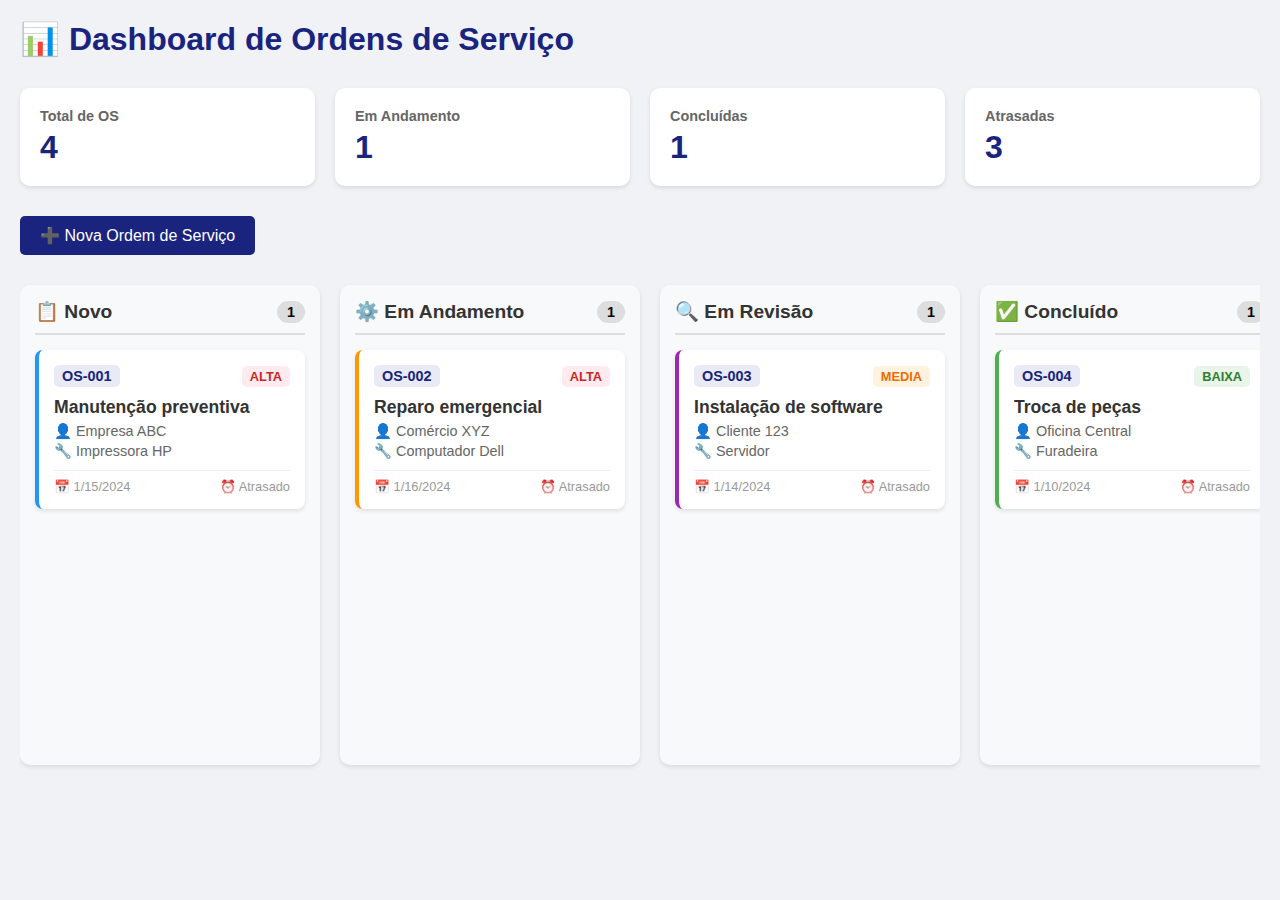
<file: test.html>
<!DOCTYPE html>
<html lang="pt-br">
<head>
    <meta charset="UTF-8">
    <meta name="viewport" content="width=device-width, initial-scale=1.0">
    <title>Dashboard OS - Kanban</title>
    <style>
        * {
            margin: 0;
            padding: 0;
            box-sizing: border-box;
            font-family: 'Segoe UI', Tahoma, Geneva, Verdana, sans-serif;
        }

        body {
            background: #f0f2f5;
            padding: 20px;
        }

        .dashboard {
            max-width: 1400px;
            margin: 0 auto;
        }

        h1 {
            color: #1a237e;
            margin-bottom: 30px;
            font-size: 2em;
        }

        .stats {
            display: grid;
            grid-template-columns: repeat(auto-fit, minmax(200px, 1fr));
            gap: 20px;
            margin-bottom: 30px;
        }

        .stat-card {
            background: white;
            padding: 20px;
            border-radius: 10px;
            box-shadow: 0 2px 4px rgba(0,0,0,0.1);
        }

        .stat-card h3 {
            color: #666;
            font-size: 0.9em;
            margin-bottom: 5px;
        }

        .stat-card .number {
            font-size: 2em;
            font-weight: bold;
            color: #1a237e;
        }

        .kanban-board {
            display: flex;
            gap: 20px;
            overflow-x: auto;
            padding: 10px 0;
        }

        .kanban-column {
            min-width: 300px;
            background: #f8f9fa;
            border-radius: 10px;
            padding: 15px;
            box-shadow: 0 2px 4px rgba(0,0,0,0.1);
        }

        .column-header {
            display: flex;
            justify-content: space-between;
            align-items: center;
            margin-bottom: 15px;
            padding-bottom: 10px;
            border-bottom: 2px solid #ddd;
        }

        .column-header h2 {
            font-size: 1.2em;
            color: #333;
        }

        .column-count {
            background: #ddd;
            padding: 3px 10px;
            border-radius: 20px;
            font-size: 0.9em;
            font-weight: bold;
        }

        .cards-container {
            min-height: 400px;
            transition: background-color 0.2s;
        }

        .cards-container.drag-over {
            background-color: #e3f2fd;
            border-radius: 5px;
        }

        .card {
            background: white;
            border-radius: 8px;
            padding: 15px;
            margin-bottom: 10px;
            box-shadow: 0 2px 4px rgba(0,0,0,0.1);
            cursor: move;
            transition: transform 0.2s, box-shadow 0.2s;
            border-left: 4px solid;
        }

        .card:hover {
            transform: translateY(-2px);
            box-shadow: 0 4px 8px rgba(0,0,0,0.15);
        }

        .card.dragging {
            opacity: 0.5;
            transform: scale(0.95);
        }

        .card-header {
            display: flex;
            justify-content: space-between;
            align-items: center;
            margin-bottom: 10px;
        }

        .os-number {
            font-weight: bold;
            color: #1a237e;
            background: #e8eaf6;
            padding: 3px 8px;
            border-radius: 5px;
            font-size: 0.9em;
        }

        .priority {
            padding: 3px 8px;
            border-radius: 5px;
            font-size: 0.8em;
            font-weight: bold;
        }

        .priority.alta {
            background: #ffebee;
            color: #c62828;
        }

        .priority.media {
            background: #fff3e0;
            color: #ef6c00;
        }

        .priority.baixa {
            background: #e8f5e8;
            color: #2e7d32;
        }

        .card-body {
            margin-bottom: 10px;
        }

        .card-body h3 {
            font-size: 1.1em;
            margin-bottom: 5px;
            color: #333;
        }

        .card-body p {
            color: #666;
            font-size: 0.9em;
            margin-bottom: 3px;
        }

        .card-footer {
            display: flex;
            justify-content: space-between;
            align-items: center;
            font-size: 0.8em;
            color: #999;
            border-top: 1px solid #eee;
            padding-top: 8px;
        }

        .client-info {
            display: flex;
            align-items: center;
            gap: 5px;
        }

        .btn-add {
            background: #1a237e;
            color: white;
            border: none;
            padding: 10px 20px;
            border-radius: 5px;
            cursor: pointer;
            font-size: 1em;
            margin-bottom: 20px;
            transition: background 0.3s;
        }

        .btn-add:hover {
            background: #0d1642;
        }

        /* Cores das bordas dos cards por estágio */
        .card[data-stage="novo"] { border-left-color: #2196f3; }
        .card[data-stage="andamento"] { border-left-color: #ff9800; }
        .card[data-stage="revisao"] { border-left-color: #9c27b0; }
        .card[data-stage="concluido"] { border-left-color: #4caf50; }

        @media (max-width: 768px) {
            .kanban-board {
                flex-direction: column;
            }
            
            .kanban-column {
                min-width: 100%;
            }
        }
    </style>
</head>
<body>
    <div class="dashboard">
        <h1>📊 Dashboard de Ordens de Serviço</h1>

        <div class="stats">
            <div class="stat-card">
                <h3>Total de OS</h3>
                <div class="number" id="total-os">0</div>
            </div>
            <div class="stat-card">
                <h3>Em Andamento</h3>
                <div class="number" id="andamento-os">0</div>
            </div>
            <div class="stat-card">
                <h3>Concluídas</h3>
                <div class="number" id="concluidas-os">0</div>
            </div>
            <div class="stat-card">
                <h3>Atrasadas</h3>
                <div class="number" id="atrasadas-os">0</div>
            </div>
        </div>

        <button class="btn-add" onclick="adicionarOS()">➕ Nova Ordem de Serviço</button>

        <div class="kanban-board">
            <!-- Coluna NOVO -->
            <div class="kanban-column" data-stage="novo">
                <div class="column-header">
                    <h2>📋 Novo</h2>
                    <span class="column-count" id="count-novo">0</span>
                </div>
                <div class="cards-container" id="container-novo" 
                     ondrop="drop(event)" ondragover="allowDrop(event)">
                </div>
            </div>

            <!-- Coluna EM ANDAMENTO -->
            <div class="kanban-column" data-stage="andamento">
                <div class="column-header">
                    <h2>⚙️ Em Andamento</h2>
                    <span class="column-count" id="count-andamento">0</span>
                </div>
                <div class="cards-container" id="container-andamento"
                     ondrop="drop(event)" ondragover="allowDrop(event)">
                </div>
            </div>

            <!-- Coluna EM REVISÃO -->
            <div class="kanban-column" data-stage="revisao">
                <div class="column-header">
                    <h2>🔍 Em Revisão</h2>
                    <span class="column-count" id="count-revisao">0</span>
                </div>
                <div class="cards-container" id="container-revisao"
                     ondrop="drop(event)" ondragover="allowDrop(event)">
                </div>
            </div>

            <!-- Coluna CONCLUÍDO -->
            <div class="kanban-column" data-stage="concluido">
                <div class="column-header">
                    <h2>✅ Concluído</h2>
                    <span class="column-count" id="count-concluido">0</span>
                </div>
                <div class="cards-container" id="container-concluido"
                     ondrop="drop(event)" ondragover="allowDrop(event)">
                </div>
            </div>
        </div>
    </div>

    <script>
        // Dados iniciais (exemplo)
        let ordensServico = [
            {
                id: 1,
                numero: "OS-001",
                titulo: "Manutenção preventiva",
                cliente: "Empresa ABC",
                equipamento: "Impressora HP",
                prioridade: "alta",
                dataAbertura: "2024-01-15",
                prazo: "2024-01-20",
                stage: "novo"
            },
            {
                id: 2,
                numero: "OS-002",
                titulo: "Reparo emergencial",
                cliente: "Comércio XYZ",
                equipamento: "Computador Dell",
                prioridade: "alta",
                dataAbertura: "2024-01-16",
                prazo: "2024-01-18",
                stage: "andamento"
            },
            {
                id: 3,
                numero: "OS-003",
                titulo: "Instalação de software",
                cliente: "Cliente 123",
                equipamento: "Servidor",
                prioridade: "media",
                dataAbertura: "2024-01-14",
                prazo: "2024-01-25",
                stage: "revisao"
            },
            {
                id: 4,
                numero: "OS-004",
                titulo: "Troca de peças",
                cliente: "Oficina Central",
                equipamento: "Furadeira",
                prioridade: "baixa",
                dataAbertura: "2024-01-10",
                prazo: "2024-01-30",
                stage: "concluido"
            }
        ];

        // Elemento arrastado
        let draggedItem = null;

        // Inicialização
        document.addEventListener('DOMContentLoaded', function() {
            renderizarCards();
            atualizarEstatisticas();
        });

        // Permitir drop
        function allowDrop(event) {
            event.preventDefault();
            event.currentTarget.classList.add('drag-over');
        }

        // Iniciar arrasto
        function drag(event) {
            draggedItem = event.target.closest('.card');
            event.dataTransfer.setData('text/plain', draggedItem.dataset.id);
            draggedItem.classList.add('dragging');
        }

        // Finalizar arrasto
        function dragEnd(event) {
            const card = event.target.closest('.card');
            if (card) {
                card.classList.remove('dragging');
            }
            document.querySelectorAll('.cards-container').forEach(container => {
                container.classList.remove('drag-over');
            });
        }

        // Soltar item
        function drop(event) {
            event.preventDefault();
            const container = event.currentTarget;
            container.classList.remove('drag-over');
            
            const osId = event.dataTransfer.getData('text/plain');
            const newStage = container.closest('.kanban-column').dataset.stage;
            
            // Encontrar e atualizar a OS
            const osIndex = ordensServico.findIndex(os => os.id == osId);
            if (osIndex !== -1) {
                ordensServico[osIndex].stage = newStage;
                
                // Salvar no localStorage
                salvarDados();
                
                // Re-renderizar
                renderizarCards();
                atualizarEstatisticas();
            }
        }

        // Criar card HTML
        function criarCard(os) {
            const card = document.createElement('div');
            card.className = 'card';
            card.draggable = true;
            card.dataset.id = os.id;
            card.dataset.stage = os.stage;
            card.setAttribute('ondragstart', 'drag(event)');
            card.setAttribute('ondragend', 'dragEnd(event)');
            
            // Calcular dias restantes
            const hoje = new Date();
            const prazo = new Date(os.prazo);
            const diasRestantes = Math.ceil((prazo - hoje) / (1000 * 60 * 60 * 24));
            
            card.innerHTML = `
                <div class="card-header">
                    <span class="os-number">${os.numero}</span>
                    <span class="priority ${os.prioridade}">${os.prioridade.toUpperCase()}</span>
                </div>
                <div class="card-body">
                    <h3>${os.titulo}</h3>
                    <p>👤 ${os.cliente}</p>
                    <p>🔧 ${os.equipamento}</p>
                </div>
                <div class="card-footer">
                    <span>📅 ${new Date(os.dataAbertura).toLocaleDateString()}</span>
                    <span class="client-info">
                        ⏰ ${diasRestantes > 0 ? `${diasRestantes} dias` : 'Atrasado'}
                    </span>
                </div>
            `;
            
            return card;
        }

        // Renderizar todos os cards
        function renderizarCards() {
            // Limpar containers
            document.querySelectorAll('.cards-container').forEach(container => {
                container.innerHTML = '';
            });

            // Renderizar cards por estágio
            ordensServico.forEach(os => {
                const container = document.getElementById(`container-${os.stage}`);
                if (container) {
                    container.appendChild(criarCard(os));
                }
            });

            // Atualizar contadores
            ['novo', 'andamento', 'revisao', 'concluido'].forEach(stage => {
                const count = ordensServico.filter(os => os.stage === stage).length;
                document.getElementById(`count-${stage}`).textContent = count;
            });
        }

        // Atualizar estatísticas
        function atualizarEstatisticas() {
            document.getElementById('total-os').textContent = ordensServico.length;
            document.getElementById('andamento-os').textContent = 
                ordensServico.filter(os => os.stage === 'andamento').length;
            document.getElementById('concluidas-os').textContent = 
                ordensServico.filter(os => os.stage === 'concluido').length;
            
            // Calcular atrasadas
            const hoje = new Date();
            const atrasadas = ordensServico.filter(os => {
                const prazo = new Date(os.prazo);
                return prazo < hoje && os.stage !== 'concluido';
            }).length;
            document.getElementById('atrasadas-os').textContent = atrasadas;
        }

        // Adicionar nova OS
        function adicionarOS() {
            const novaOS = {
                id: Date.now(),
                numero: `OS-${String(ordensServico.length + 1).padStart(3, '0')}`,
                titulo: "Nova Ordem de Serviço",
                cliente: "Cliente Novo",
                equipamento: "Equipamento",
                prioridade: "media",
                dataAbertura: new Date().toISOString().split('T')[0],
                prazo: new Date(Date.now() + 7*24*60*60*1000).toISOString().split('T')[0],
                stage: "novo"
            };
            
            ordensServico.push(novaOS);
            salvarDados();
            renderizarCards();
            atualizarEstatisticas();
        }

        // Salvar no localStorage
        function salvarDados() {
            localStorage.setItem('ordensServico', JSON.stringify(ordensServico));
        }

        // Carregar dados salvos
        function carregarDados() {
            const saved = localStorage.getItem('ordensServico');
            if (saved) {
                ordensServico = JSON.parse(saved);
            }
        }

        // Carregar dados ao iniciar
        carregarDados();
    </script>
</body>
</html>
</file>
